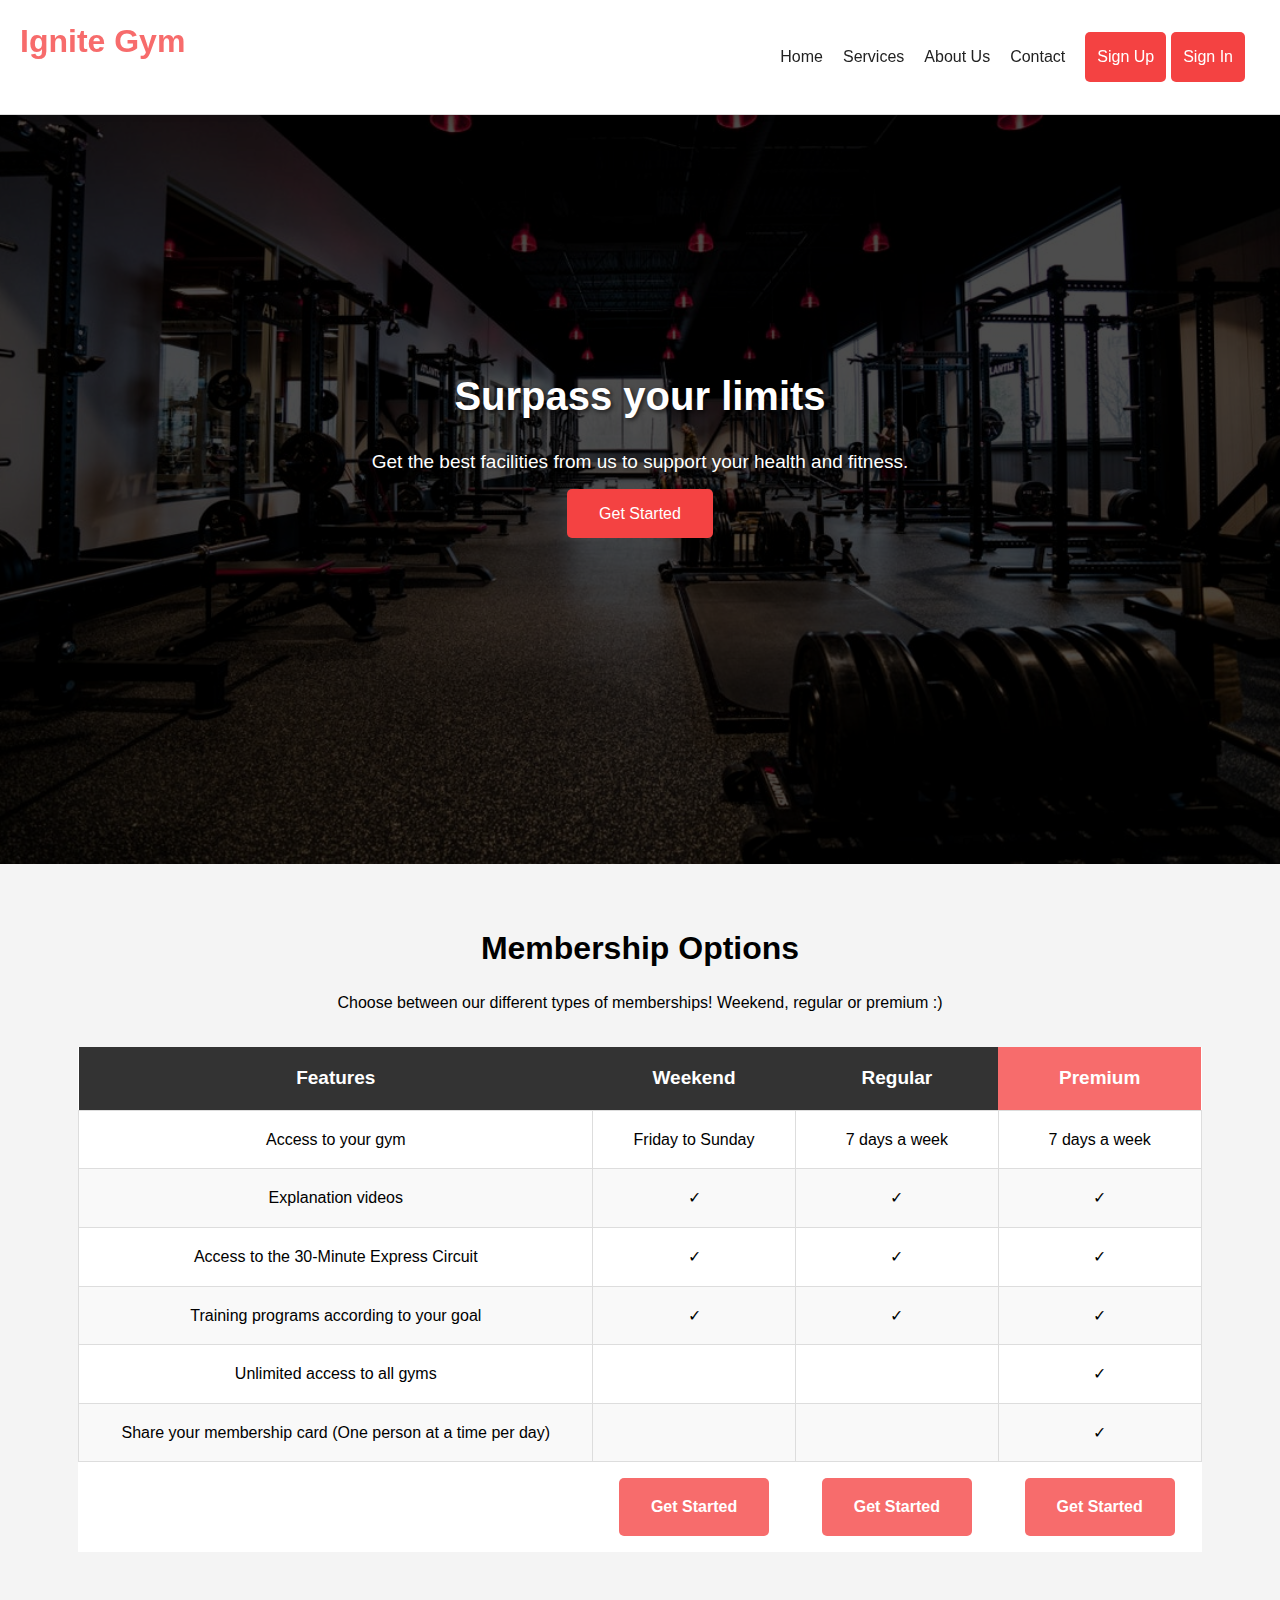
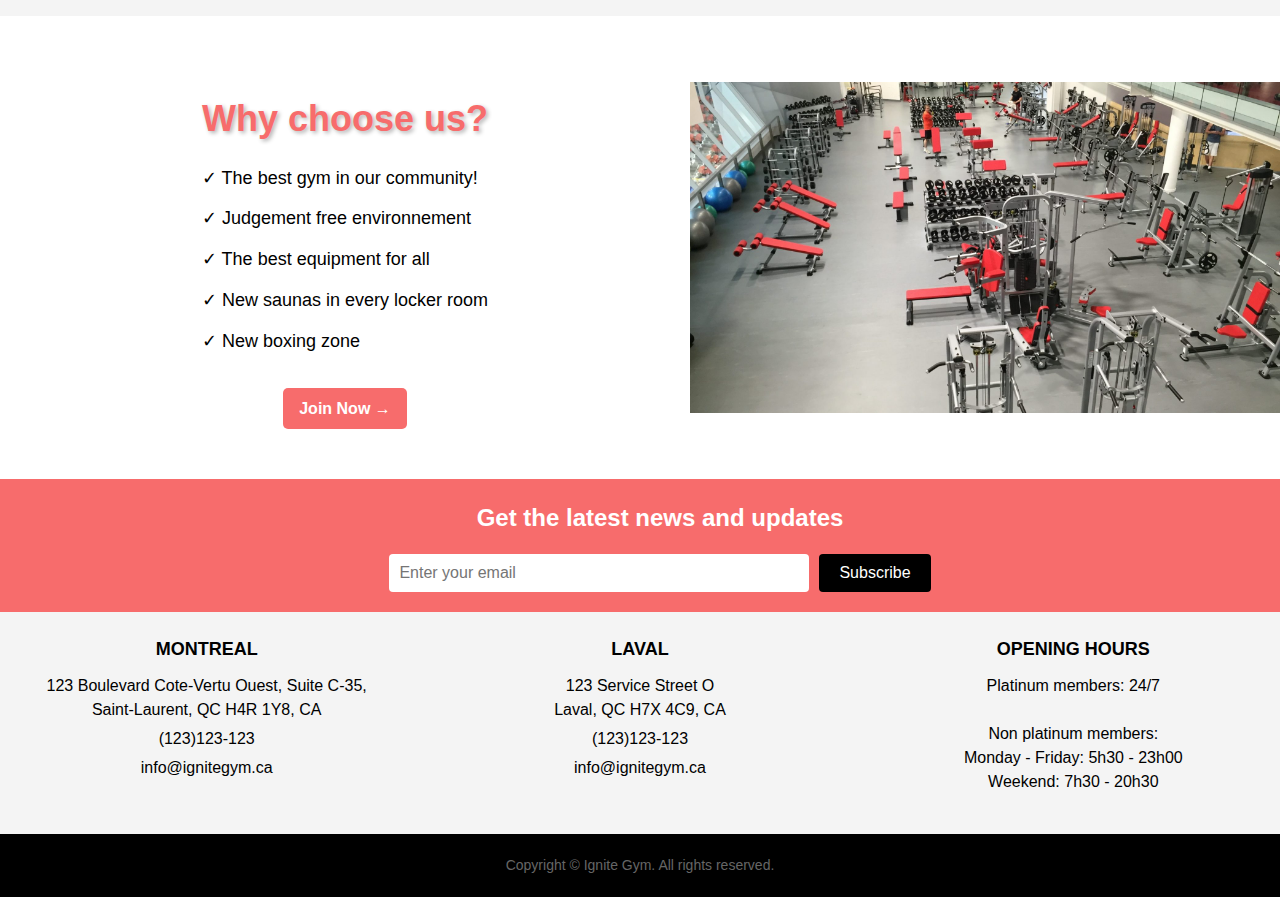
<file: index.html>
<!DOCTYPE html>
<html>
<head>
    <meta charset='utf-8'>
    <meta http-equiv='X-UA-Compatible' content='IE=edge'>
    <title>Home</title>
    <meta name='viewport' content='width=device-width, initial-scale=1'>
    <link rel='stylesheet' type='text/css' media='screen' href='styles.css'>
</head>

<body>
    <header>
        <nav>
            <a href="index.html" id="logo">Ignite Gym</a>
            <ul class="nav-links">
                <li><a href="index.html">Home</a></li>
                <li><a href="services.html">Services</a></li>
                <li><a href="about.html">About Us</a></li>
                <li><a href="contact.html">Contact</a></li>
    
                <!-- User Info Section (Hidden by Default) -->
                <li id="user-info" style="display: none;"> 
                    <a href="account.html" id="user-name"></a> <!-- Name becomes a link to the account page -->
                    <button id="logout-btn" class="btn-logout">Logout</button>
                </li>
    
                <!-- Auth Links Section (Visible by Default) -->
                <li id="auth-links">
                    <a href="signup.html" class="btn-signup">Sign Up</a>
                    <a href="signin.html" class="btn-signin">Sign In</a>
                </li>
            </ul>
        </nav>
    </header>    

    <main>
        <!-- Hero Section -->
        <section id="hero" class="hero home-hero">
            <div class="hero-content">
                <h1>Surpass your limits</h1>
                <p>Get the best facilities from us to support your health and fitness.</p>
                <a href="signup.html" class="btn">Get Started</a> 
            </div>
        </section>

        <!-- Membership Options Section -->
        <section id="pricing" class="pricing">
            <h2>Membership Options</h2>
            <p>Choose between our different types of memberships! Weekend, regular or premium :)</p>
            <div class="pricing-table-container">
                <table class="pricing-table">
                    <thead>
                        <tr>
                            <th>Features</th>
                            <th>Weekend</th>
                            <th>Regular</th>
                            <th>Premium</th>
                        </tr>
                    </thead>
                    <tbody>
                        <tr>
                            <td>Access to your gym</td>
                            <td>Friday to Sunday</td>
                            <td>7 days a week</td>
                            <td>7 days a week</td>
                        </tr>
                        <tr>
                            <td>Explanation videos</td>
                            <td>&#10003;</td>
                            <td>&#10003;</td>
                            <td>&#10003;</td>
                        </tr>
                        <tr>
                            <td>Access to the 30-Minute Express Circuit</td>
                            <td>&#10003;</td>
                            <td>&#10003;</td>
                            <td>&#10003;</td>
                        </tr>
                        <tr>
                            <td>Training programs according to your goal</td>
                            <td>&#10003;</td>
                            <td>&#10003;</td>
                            <td>&#10003;</td>
                        </tr>
                        <tr>
                            <td>Unlimited access to all gyms</td>
                            <td></td>
                            <td></td>
                            <td>&#10003;</td>
                        </tr>
                        <tr>
                            <td>Share your membership card (One person at a time per day)</td>
                            <td></td>
                            <td></td>
                            <td>&#10003;</td>
                        </tr>
                    </tbody>
                    <tfoot>
                        <tr>
                            <td></td>
                            <td><a href="signup.html" class="btn">Get Started</a></td>
                            <td><a href="signup.html" class="btn">Get Started</a></td>
                            <td><a href="signup.html" class="btn">Get Started</a></td> 
                        </tr>
                    </tfoot>
                </table>
            </div>
        </section>

        <!-- Reasons section -->
        <section class="reasons-section">
            <div class="reasons-content">
                <h1>Why choose us?</h1>
                <ul>
                    <li>&#10003; The best gym in our community!</li>
                    <li>&#10003; Judgement free environnement</li>
                    <li>&#10003; The best equipment for all</li>
                    <li>&#10003; New saunas in every locker room</li>
                    <li>&#10003; New boxing zone</li>
                </ul>
                <a href="signup.html" class="btn-red">Join Now →</a>
            </div>
            <div class="reasons-image">
                <img src="images/02-GymPic.jpg" alt="Gym equipment">
            </div>
        </section>

        <!-- Subscribe section -->
        <section class="subscribe-section">
            <div class="subscribe-container">
                <h2>Get the latest news and updates</h2>
                <form class="subscribe-form" action="signup.html">
                    <input type="email" placeholder="Enter your email" required />
                    <button type="submit">Subscribe</button>
                </form>
            </div>
        </section>
    </main>

    <footer>
        <div class="footer-container">
            <div class="footer-column">
                <h4>MONTREAL</h4>
                <p>123 Boulevard Cote-Vertu Ouest, Suite C-35,<br> Saint-Laurent, QC H4R 1Y8, CA</p>
                <p>(123)123-123</p>
                <p>info@ignitegym.ca</p>
            </div>
            <div class="footer-column">
                <h4>LAVAL</h4>
                <p>123 Service Street O<br>Laval, QC H7X 4C9, CA</p>
                <p>(123)123-123</p>
                <p>info@ignitegym.ca</p>
            </div>
            <div class="footer-column">
                <h4>OPENING HOURS</h4>
                <p>Platinum members: 24/7<br><br>Non platinum members:<br>Monday - Friday: 5h30 - 23h00<br>Weekend: 7h30
                    - 20h30</p>
            </div>
        </div>
        <div class="footer-bottom">
            <p>Copyright © Ignite Gym. All rights reserved.</p>
        </div>
    </footer>
    <script src='script.js'></script>
</body>

</html>
</file>
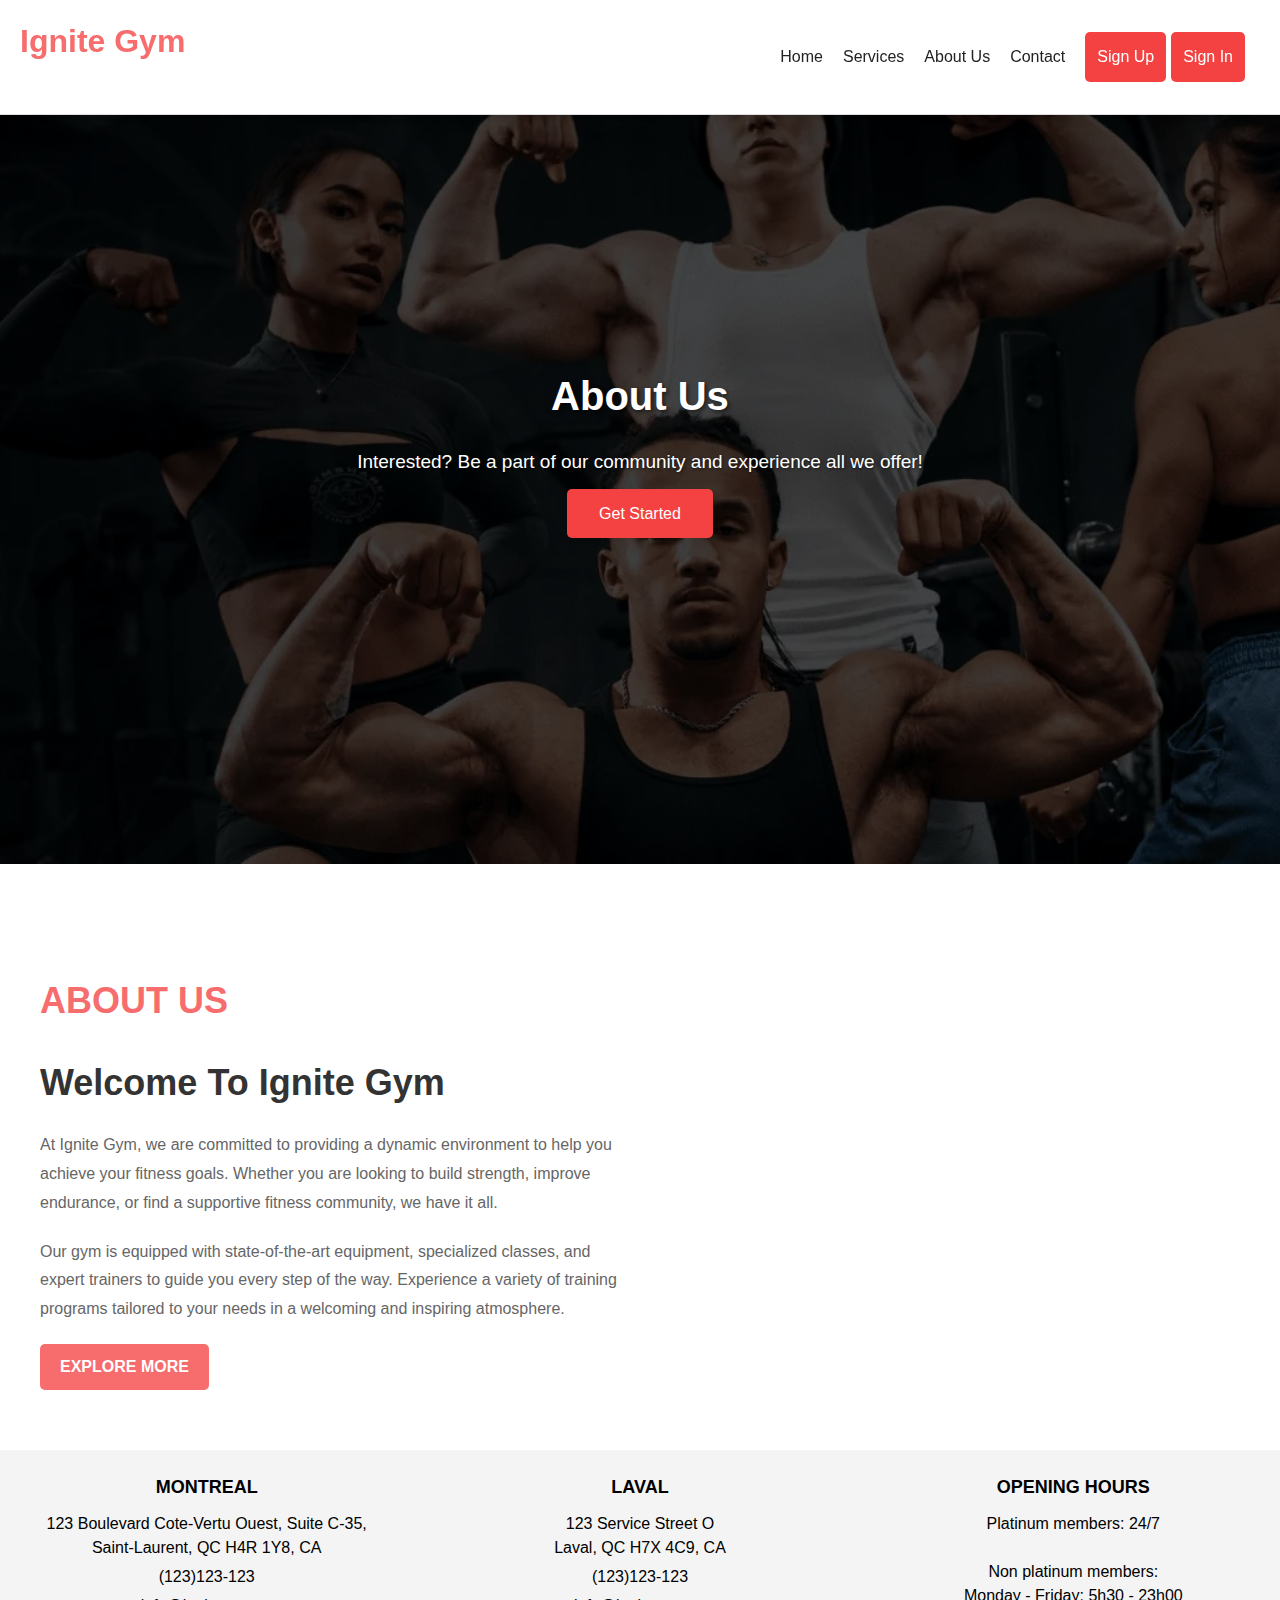
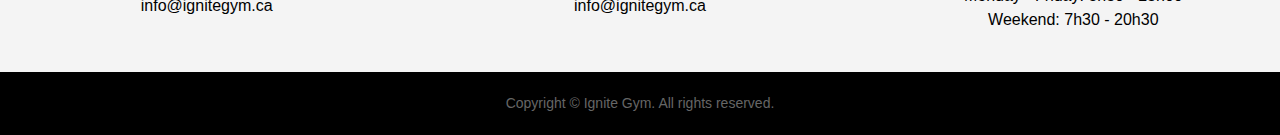
<file: about.html>
<!DOCTYPE html>
<html>

<head>
    <meta charset='utf-8'>
    <meta http-equiv='X-UA-Compatible' content='IE=edge'>
    <title>About Us</title>
    <meta name='viewport' content='width=device-width, initial-scale=1'>
    <link rel='stylesheet' type='text/css' media='screen' href='styles.css'>
</head>

<body>
    <header>
        <nav>
            <a href="index.html" id="logo">Ignite Gym</a>
            <ul class="nav-links">
                <li><a href="index.html">Home</a></li>
                <li><a href="services.html">Services</a></li>
                <li><a href="about.html">About Us</a></li>
                <li><a href="contact.html">Contact</a></li>
    
                <!-- User Info Section (Hidden by Default) -->
                <li id="user-info" style="display: none;"> 
                    <a href="account.html" id="user-name"></a> <!-- Name becomes a link to the account page -->
                    <button id="logout-btn" class="btn-logout">Logout</button>
                </li>
    
                <!-- Auth Links Section (Visible by Default) -->
                <li id="auth-links">
                    <a href="signup.html" class="btn-signup">Sign Up</a>
                    <a href="signin.html" class="btn-signin">Sign In</a>
                </li>
            </ul>
        </nav>
    </header>    

    <main>
        <!-- Hero Section -->
        <section id="about-hero" class="hero about-hero">
            <div class="hero-content">
                <h1>About Us</h1>
                <p>Interested? Be a part of our community and experience all we offer!</p>
                <a href="signup.html" class="btn">Get Started</a>
            </div>
        </section>

        <section class="about-us-section">
            <div class="about-content">
                <h4>ABOUT US</h4>
                <h1>Welcome To Ignite Gym</h1>
                <p>
                    At Ignite Gym, we are committed to providing a dynamic environment to help you achieve your fitness
                    goals. Whether you are looking to build strength, improve endurance, or find a supportive fitness
                    community, we have it all.
                </p>
                <p>
                    Our gym is equipped with state-of-the-art equipment, specialized classes, and expert trainers to
                    guide you every step of the way. Experience a variety of training programs tailored to your needs in
                    a welcoming and inspiring atmosphere.
                </p>
                <div class="about-footer">
                    <a href="services.html" class="btn-explore">EXPLORE MORE</a>
                </div>
            </div>
            <div class="about-video">
                <iframe
                    width="100%"
                    height="315"
                    src="https://www.youtube.com/embed/WcO-YheVxFQ"
                    title="YouTube video player"
                    frameborder="0"
                    allow="accelerometer; autoplay; clipboard-write; encrypted-media; gyroscope; picture-in-picture"
                    allowfullscreen>
                </iframe>
            </div>
        </section>
    </main>

    <footer>
        <div class="footer-container">
            <div class="footer-column">
                <h4>MONTREAL</h4>
                <p>123 Boulevard Cote-Vertu Ouest, Suite C-35,<br> Saint-Laurent, QC H4R 1Y8, CA</p>
                <p>(123)123-123</p>
                <p>info@ignitegym.ca</p>
            </div>
            <div class="footer-column">
                <h4>LAVAL</h4>
                <p>123 Service Street O<br>Laval, QC H7X 4C9, CA</p>
                <p>(123)123-123</p>
                <p>info@ignitegym.ca</p>
            </div>
            <div class="footer-column">
                <h4>OPENING HOURS</h4>
                <p>Platinum members: 24/7<br><br>Non platinum members:<br>Monday - Friday: 5h30 - 23h00<br>Weekend: 7h30
                    - 20h30</p>
            </div>
        </div>
        <div class="footer-bottom">
            <p>Copyright © Ignite Gym. All rights reserved.</p>
        </div>
    </footer>
    <script src='script.js'></script>
</body>

</html>
</file>
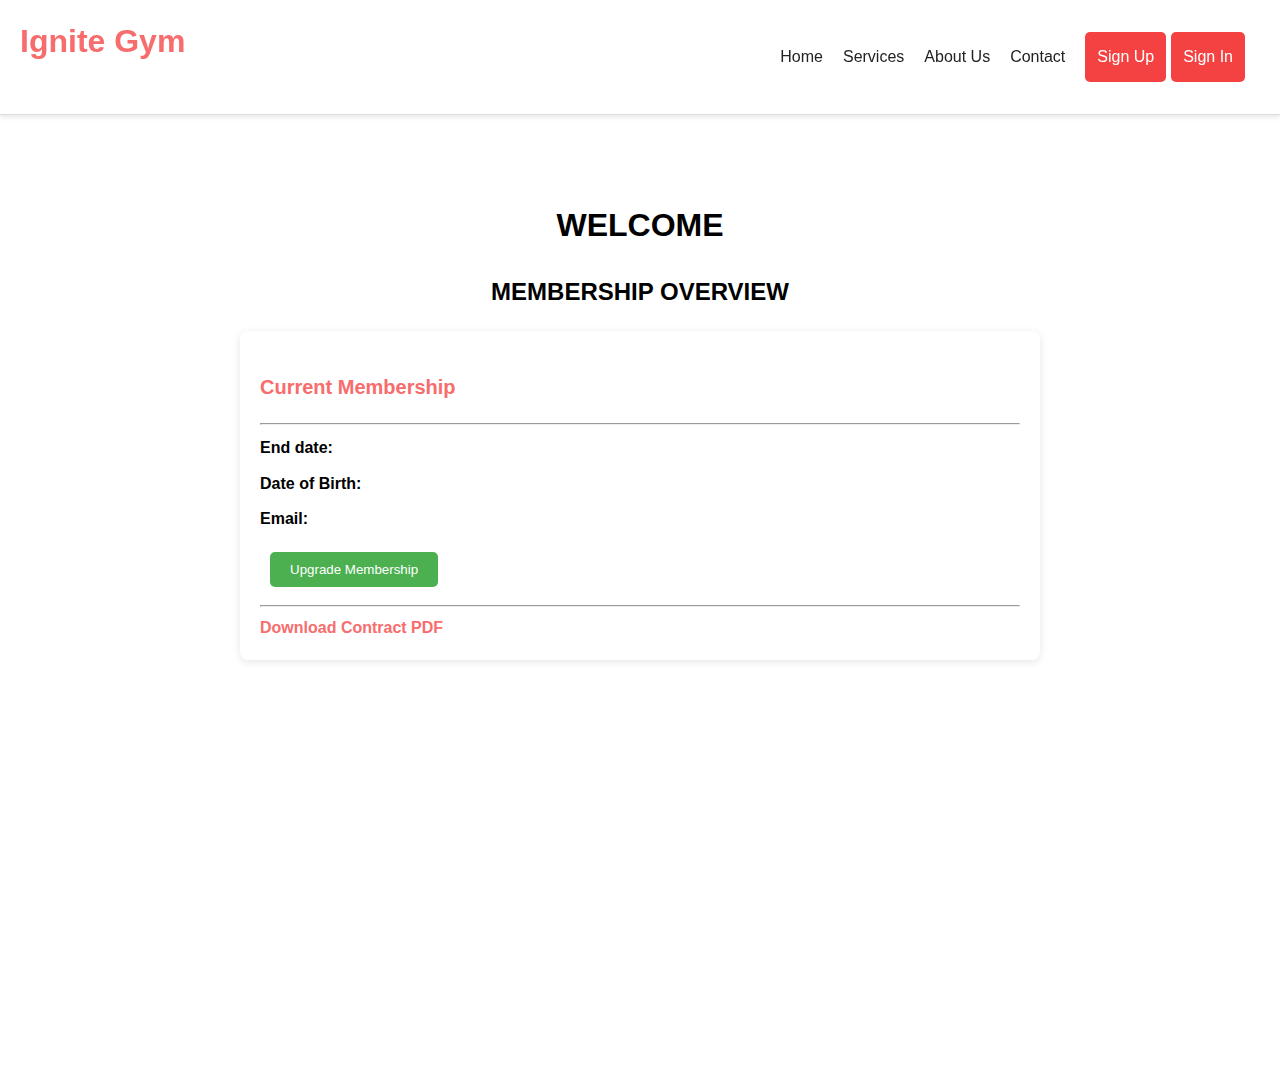
<file: account.html>
<!DOCTYPE html>
<html lang="en">
<head>
    <meta charset="UTF-8">
    <meta name="viewport" content="width=device-width, initial-scale=1.0">
    <title>Account Overview</title>
    <link rel="stylesheet" href="styles.css">
</head>
<body>
    <header>
        <nav>
            <a href="index.html" id="logo">Ignite Gym</a>
            <ul class="nav-links">
                <li><a href="index.html">Home</a></li>
                <li><a href="services.html">Services</a></li>
                <li><a href="about.html">About Us</a></li>
                <li><a href="contact.html">Contact</a></li>
    
                <!-- User Info Section (Hidden by Default) -->
                <li id="user-info" style="display: none;"> 
                    <a href="account.html" id="user-name"></a> <!-- Name becomes a link to the account page -->
                    <button id="logout-btn" class="btn-logout">Logout</button>
                </li>
    
                <!-- Auth Links Section (Visible by Default) -->
                <li id="auth-links">
                    <a href="signup.html" class="btn-signup">Sign Up</a>
                    <a href="signin.html" class="btn-signin">Sign In</a>
                </li>
            </ul>
        </nav>
    </header>    

    <main class="account-main">
        <section class="account-section">
            <h1>WELCOME <span id="account-name"></span></h1>
            <h2>MEMBERSHIP OVERVIEW</h2>
            <div class="membership-card">
                <h3>Current Membership</h3>
                <p id="membership-type"></p>
                <hr>
                <p><strong>End date:</strong> <span id="membership-end-date"></span></p>
                <p><strong>Date of Birth:</strong> <span id="date-of-birth"></span></p>
                <p><strong>Email:</strong> <span id="user-email"></span></p>
                <button class="btn-upgrade">Upgrade Membership</button>
                <hr>
                <a href="#" class="download-link">Download Contract PDF</a>
            </div>
        </section>
    </main>
    <script src="script.js"></script>
</body>
</html>
</file>
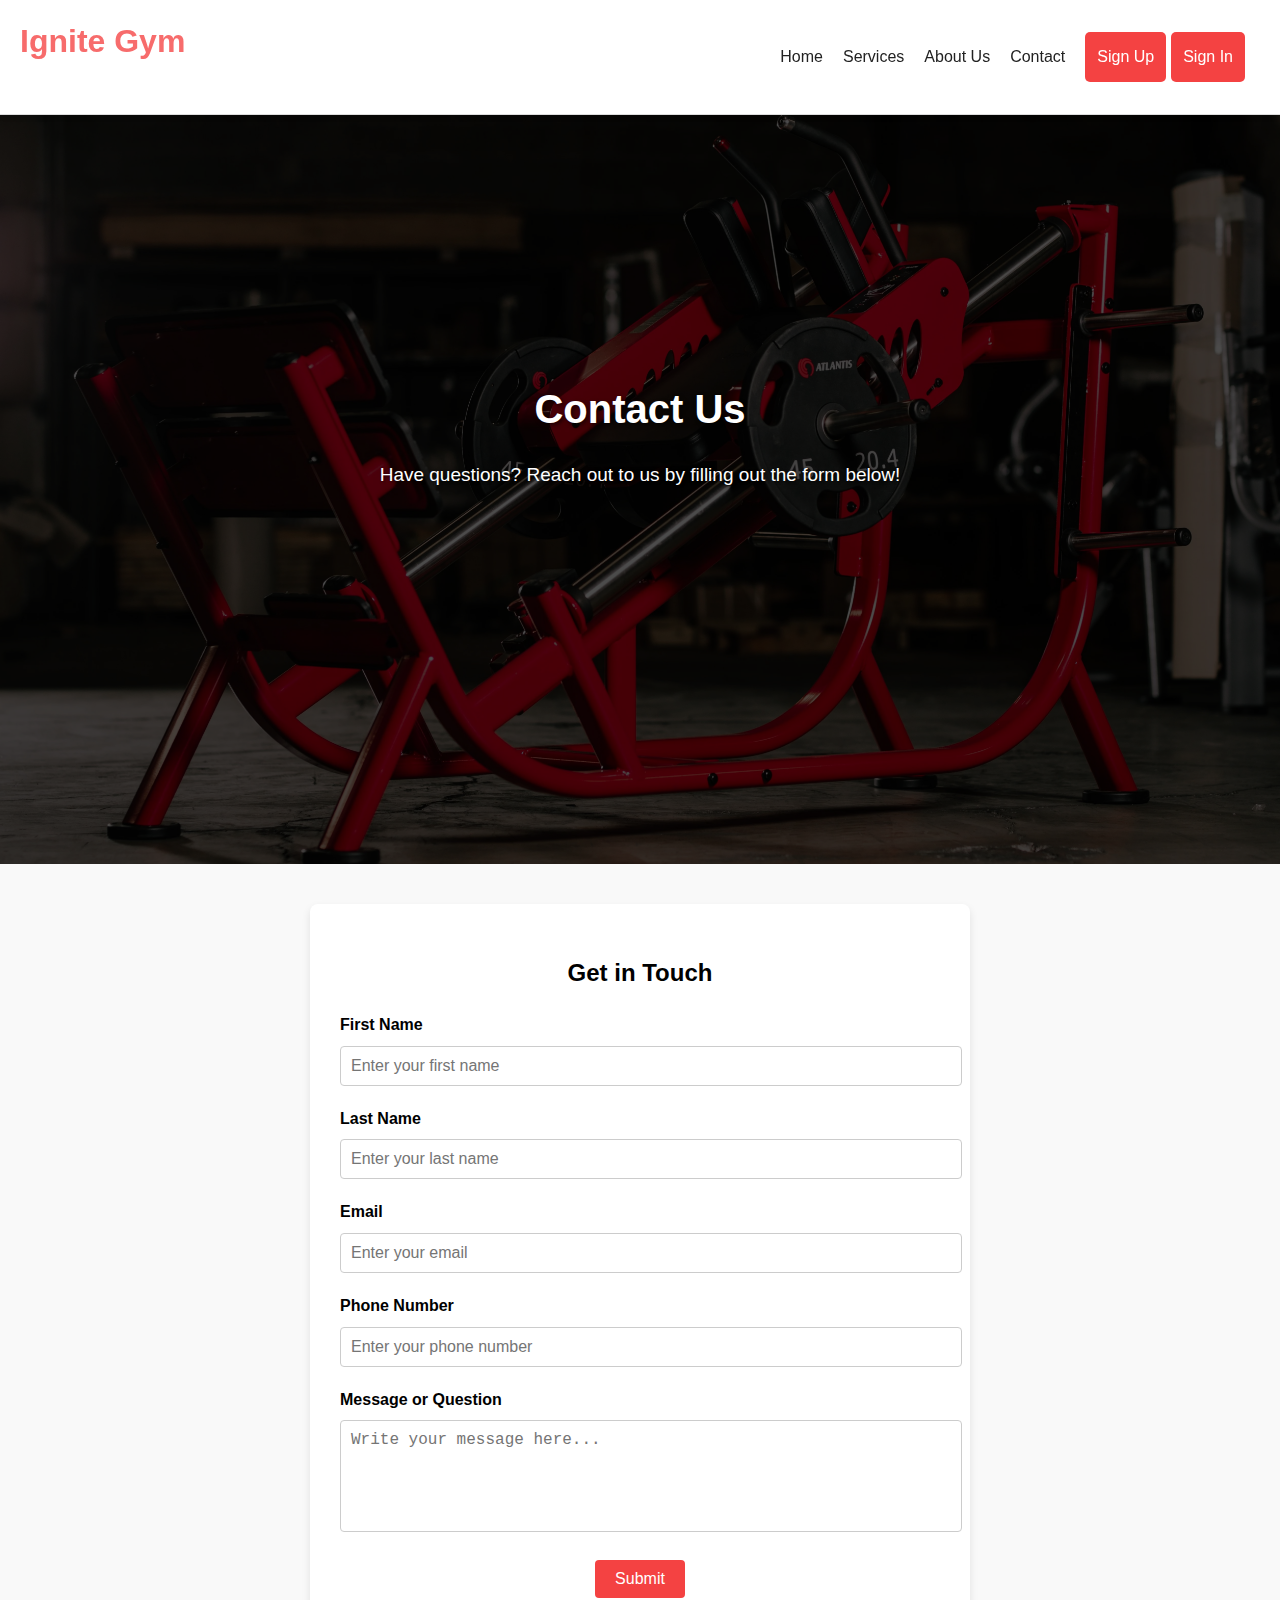
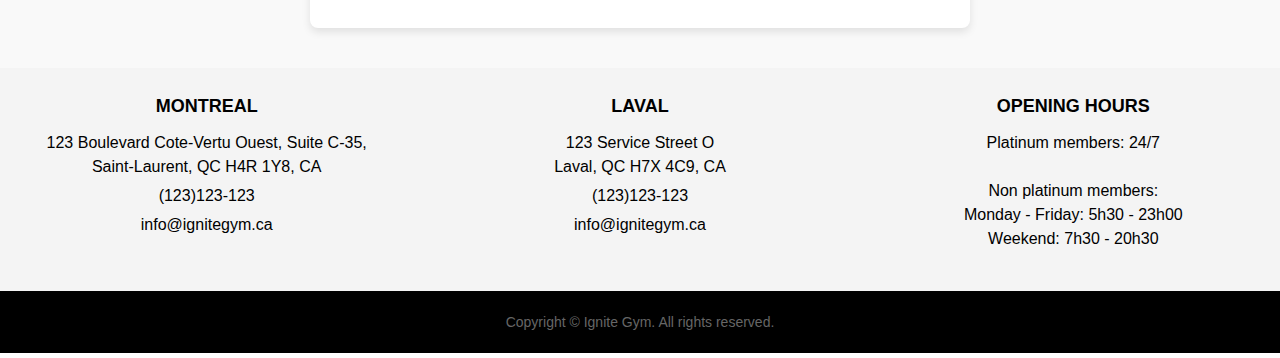
<file: contact.html>
<!DOCTYPE html>
<html>

<head>
    <meta charset='utf-8'>
    <meta http-equiv='X-UA-Compatible' content='IE=edge'>
    <title>Contact Us</title>
    <meta name='viewport' content='width=device-width, initial-scale=1'>
    <link rel='stylesheet' type='text/css' media='screen' href='styles.css'>
</head>

<body>
    <header>
        <nav>
            <a href="index.html" id="logo">Ignite Gym</a>
            <ul class="nav-links">
                <li><a href="index.html">Home</a></li>
                <li><a href="services.html">Services</a></li>
                <li><a href="about.html">About Us</a></li>
                <li><a href="contact.html">Contact</a></li>
    
                <!-- User Info Section (Hidden by Default) -->
                <li id="user-info" style="display: none;"> 
                    <a href="account.html" id="user-name"></a> <!-- Name becomes a link to the account page -->
                    <button id="logout-btn" class="btn-logout">Logout</button>
                </li>
    
                <!-- Auth Links Section (Visible by Default) -->
                <li id="auth-links">
                    <a href="signup.html" class="btn-signup">Sign Up</a>
                    <a href="signin.html" class="btn-signin">Sign In</a>
                </li>
            </ul>
        </nav>
    </header>    

    <main>
        <!-- Hero Section -->
        <section id="contact-hero" class="hero contact-hero">
            <div class="hero-content">
                <h1>Contact Us</h1>
                <p>Have questions? Reach out to us by filling out the form below!</p>
            </div>
        </section>

        <!-- Contact Form Section -->
        <section id="contact-form-section" class="contact-form-section">
            <div class="form-container">
                <h2>Get in Touch</h2>
                <form>
                    <div class="form-group">
                        <label for="first-name">First Name</label>
                        <input type="text" id="first-name" name="first-name" placeholder="Enter your first name"
                            required>
                    </div>
                    <div class="form-group">
                        <label for="last-name">Last Name</label>
                        <input type="text" id="last-name" name="last-name" placeholder="Enter your last name" required>
                    </div>
                    <div class="form-group">
                        <label for="email">Email</label>
                        <input type="email" id="email" name="email" placeholder="Enter your email" required>
                    </div>
                    <div class="form-group">
                        <label for="phone">Phone Number</label>
                        <input type="tel" id="phone" name="phone" placeholder="Enter your phone number" required>
                    </div>
                    <div class="form-group">
                        <label for="message">Message or Question</label>
                        <textarea id="message" name="message" rows="5" placeholder="Write your message here..."
                            required></textarea>
                    </div>
                    <button type="button" class="submit-btn">Submit</button>
                </form>
            </div>
        </section>
    </main>

    <footer>
        <div class="footer-container">
            <div class="footer-column">
                <h4>MONTREAL</h4>
                <p>123 Boulevard Cote-Vertu Ouest, Suite C-35,<br> Saint-Laurent, QC H4R 1Y8, CA</p>
                <p>(123)123-123</p>
                <p>info@ignitegym.ca</p>
            </div>
            <div class="footer-column">
                <h4>LAVAL</h4>
                <p>123 Service Street O<br>Laval, QC H7X 4C9, CA</p>
                <p>(123)123-123</p>
                <p>info@ignitegym.ca</p>
            </div>
            <div class="footer-column">
                <h4>OPENING HOURS</h4>
                <p>Platinum members: 24/7<br><br>Non platinum members:<br>Monday - Friday: 5h30 - 23h00<br>Weekend: 7h30
                    - 20h30</p>
            </div>
        </div>
        <div class="footer-bottom">
            <p>Copyright © Ignite Gym. All rights reserved.</p>
        </div>
    </footer>
    <script src='script.js'></script>
</body>

</html>
</file>
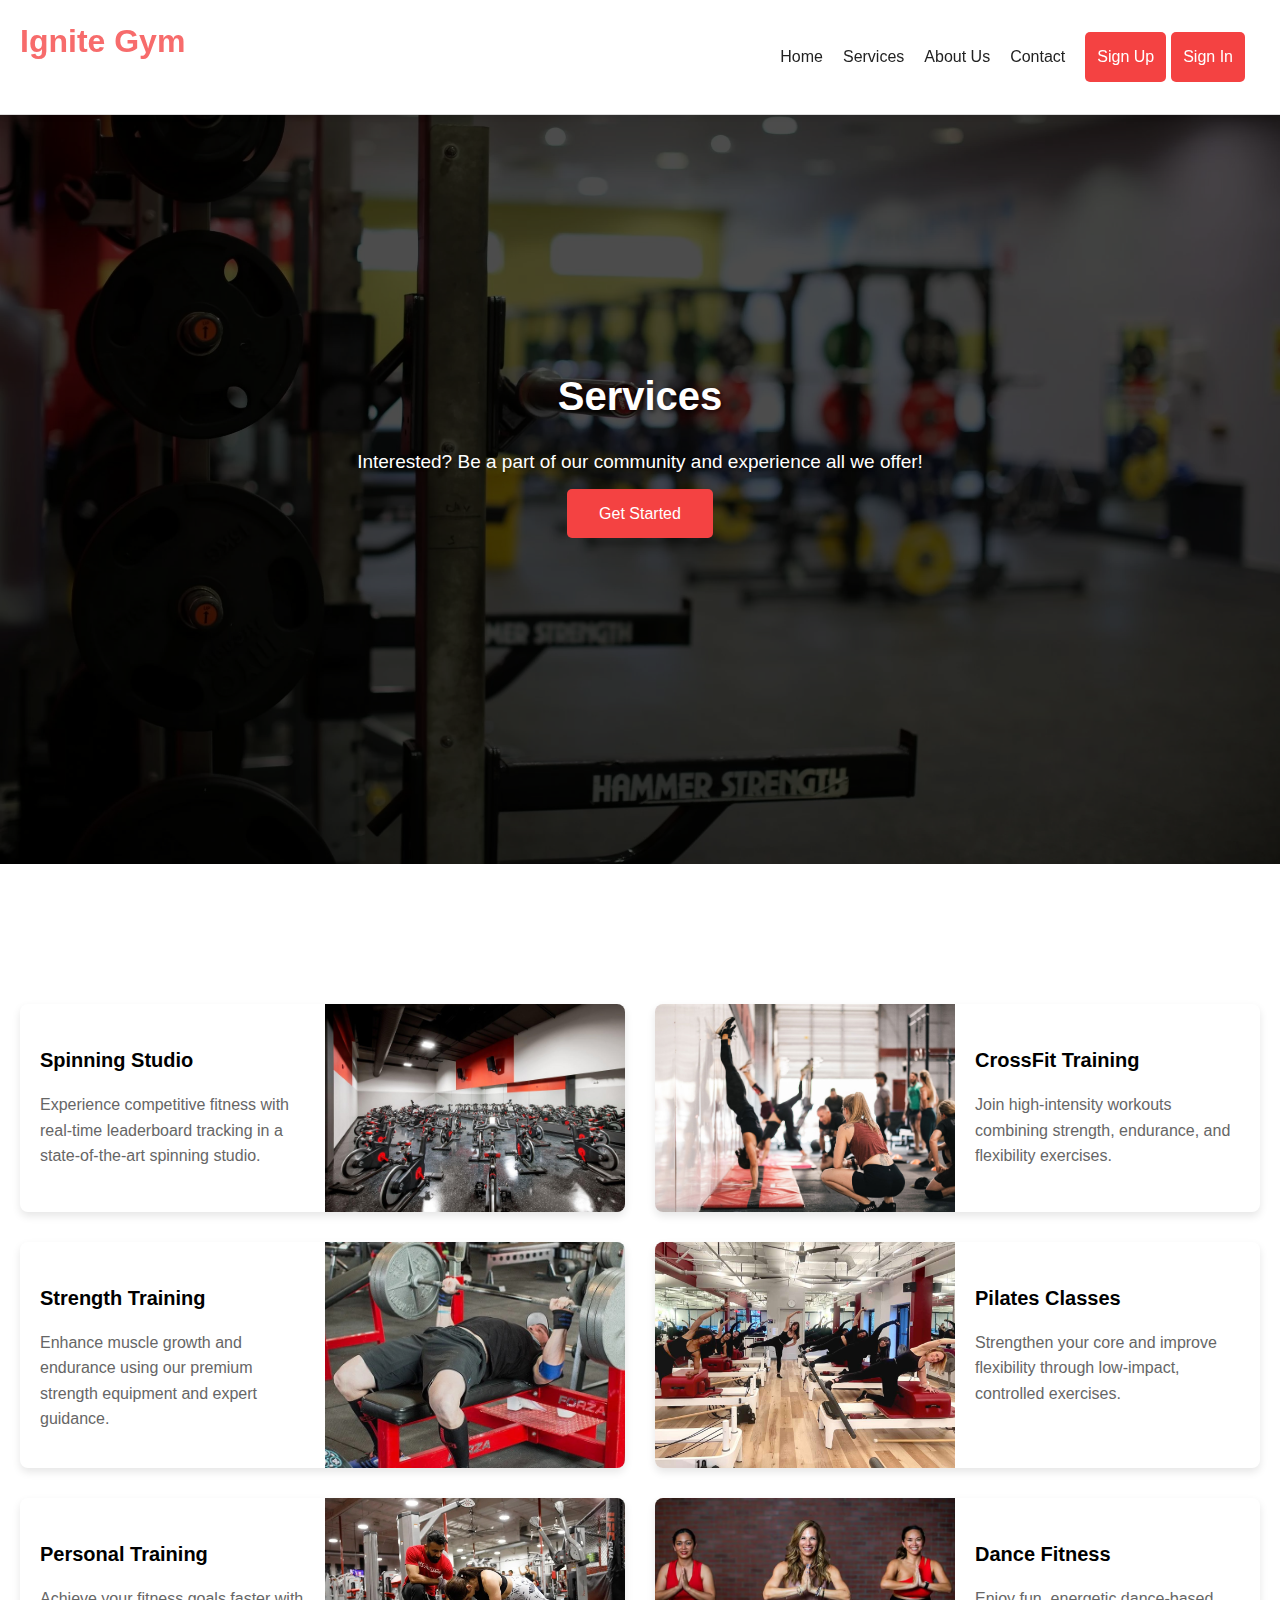
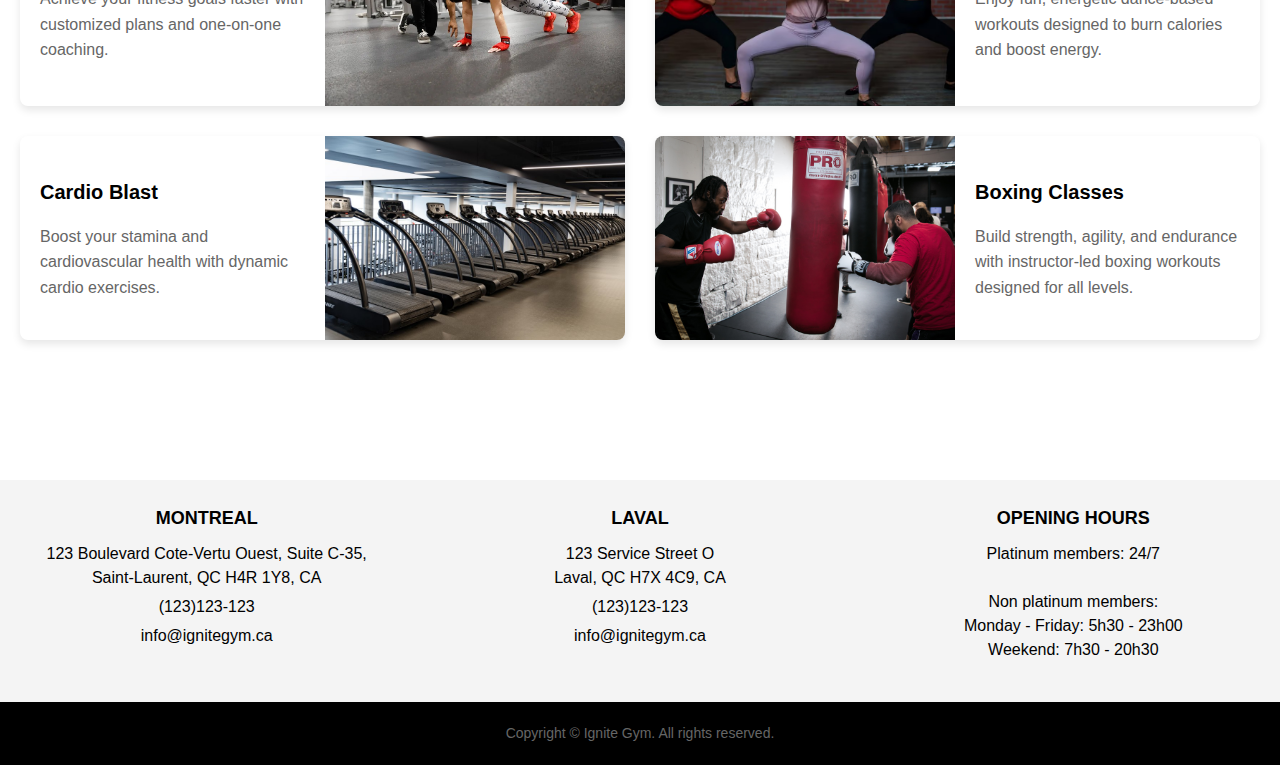
<file: services.html>
<!DOCTYPE html>
<html>

<head>
    <meta charset='utf-8'>
    <meta http-equiv='X-UA-Compatible' content='IE=edge'>
    <title>Services</title>
    <meta name='viewport' content='width=device-width, initial-scale=1'>
    <link rel='stylesheet' type='text/css' media='screen' href='styles.css'>
</head>

<body>
    <header>
        <nav>
            <a href="index.html" id="logo">Ignite Gym</a>
            <ul class="nav-links">
                <li><a href="index.html">Home</a></li>
                <li><a href="services.html">Services</a></li>
                <li><a href="about.html">About Us</a></li>
                <li><a href="contact.html">Contact</a></li>
    
                <!-- User Info Section (Hidden by Default) -->
                <li id="user-info" style="display: none;"> 
                    <a href="account.html" id="user-name"></a> <!-- Name becomes a link to the account page -->
                    <button id="logout-btn" class="btn-logout">Logout</button>
                </li>
    
                <!-- Auth Links Section (Visible by Default) -->
                <li id="auth-links">
                    <a href="signup.html" class="btn-signup">Sign Up</a>
                    <a href="signin.html" class="btn-signin">Sign In</a>
                </li>
            </ul>
        </nav>
    </header>     

    <main>
        <!-- Hero Section -->
        <section id="services-hero" class="hero services-hero">
            <div class="hero-content">
                <h1>Services</h1>
                <p>Interested? Be a part of our community and experience all we offer!</p>
                <a href="signup.html" class="btn">Get Started</a>
            </div>
        </section>

        <!-- Services section -->
        <section class="services-section">
            <!-- First Row -->
            <div class="service-card">
                <div class="service-content">
                    <h3>Spinning Studio</h3>
                    <p>Experience competitive fitness with real-time leaderboard tracking in a state-of-the-art spinning
                        studio.</p>
                </div>
                <div class="service-image">
                    <img src="images/06-GymPic.jpg" alt="Spinning Studio">
                </div>
            </div>

            <div class="service-card">
                <div class="service-image">
                    <img src="images/07-GymPic.jpg" alt="CrossFit Training">
                </div>
                <div class="service-content">
                    <h3>CrossFit Training</h3>
                    <p>Join high-intensity workouts combining strength, endurance, and flexibility exercises.</p>
                </div>
            </div>

            <!-- Second Row -->
            <div class="service-card">
                <div class="service-content">
                    <h3>Strength Training</h3>
                    <p>Enhance muscle growth and endurance using our premium strength equipment and expert guidance.</p>
                </div>
                <div class="service-image">
                    <img src="images/05-GymPic.jpg" alt="Strength Training">
                </div>
            </div>
            <div class="service-card">
                <div class="service-image">
                    <img src="images/08-GymPic.jpg" alt="Pilates Classes">
                </div>
                <div class="service-content">
                    <h3>Pilates Classes</h3>
                    <p>Strengthen your core and improve flexibility through low-impact, controlled exercises.</p>
                </div>
            </div>

            <!-- Third Row -->
            <div class="service-card">
                <div class="service-content">
                    <h3>Personal Training</h3>
                    <p>Achieve your fitness goals faster with customized plans and one-on-one coaching.</p>
                </div>
                <div class="service-image">
                    <img src="images/09-GymPic.jpg" alt="Personal Training">
                </div>
            </div>
            <div class="service-card">
                <div class="service-image">
                    <img src="images/10-GymPic.jpg" alt="Dance Fitness">
                </div>
                <div class="service-content">
                    <h3>Dance Fitness</h3>
                    <p>Enjoy fun, energetic dance-based workouts designed to burn calories and boost energy.</p>
                </div>
            </div>

            <!-- Fourth Row -->
            <div class="service-card">
                <div class="service-content">
                    <h3>Cardio Blast</h3>
                    <p>Boost your stamina and cardiovascular health with dynamic cardio exercises.</p>
                </div>
                <div class="service-image">
                    <img src="images/11-GymPic.jpg" alt="Cardio Blast">
                </div>
            </div>
            <div class="service-card">
                <div class="service-image">
                    <img src="images/12-GymPic.jpg" alt="Boxing Classes">
                </div>
                <div class="service-content">
                    <h3>Boxing Classes</h3>
                    <p>Build strength, agility, and endurance with instructor-led boxing workouts designed for all
                        levels.</p>
                </div>
            </div>
        </section>
    </main>

    <footer>
        <div class="footer-container">
            <div class="footer-column">
                <h4>MONTREAL</h4>
                <p>123 Boulevard Cote-Vertu Ouest, Suite C-35,<br> Saint-Laurent, QC H4R 1Y8, CA</p>
                <p>(123)123-123</p>
                <p>info@ignitegym.ca</p>
            </div>
            <div class="footer-column">
                <h4>LAVAL</h4>
                <p>123 Service Street O<br>Laval, QC H7X 4C9, CA</p>
                <p>(123)123-123</p>
                <p>info@ignitegym.ca</p>
            </div>
            <div class="footer-column">
                <h4>OPENING HOURS</h4>
                <p>Platinum members: 24/7<br><br>Non platinum members:<br>Monday - Friday: 5h30 - 23h00<br>Weekend: 7h30
                    - 20h30</p>
            </div>
        </div>
        <div class="footer-bottom">
            <p>Copyright © Ignite Gym. All rights reserved.</p>
        </div>
    </footer>
    <script src='script.js'></script>
</body>

</html>
</file>
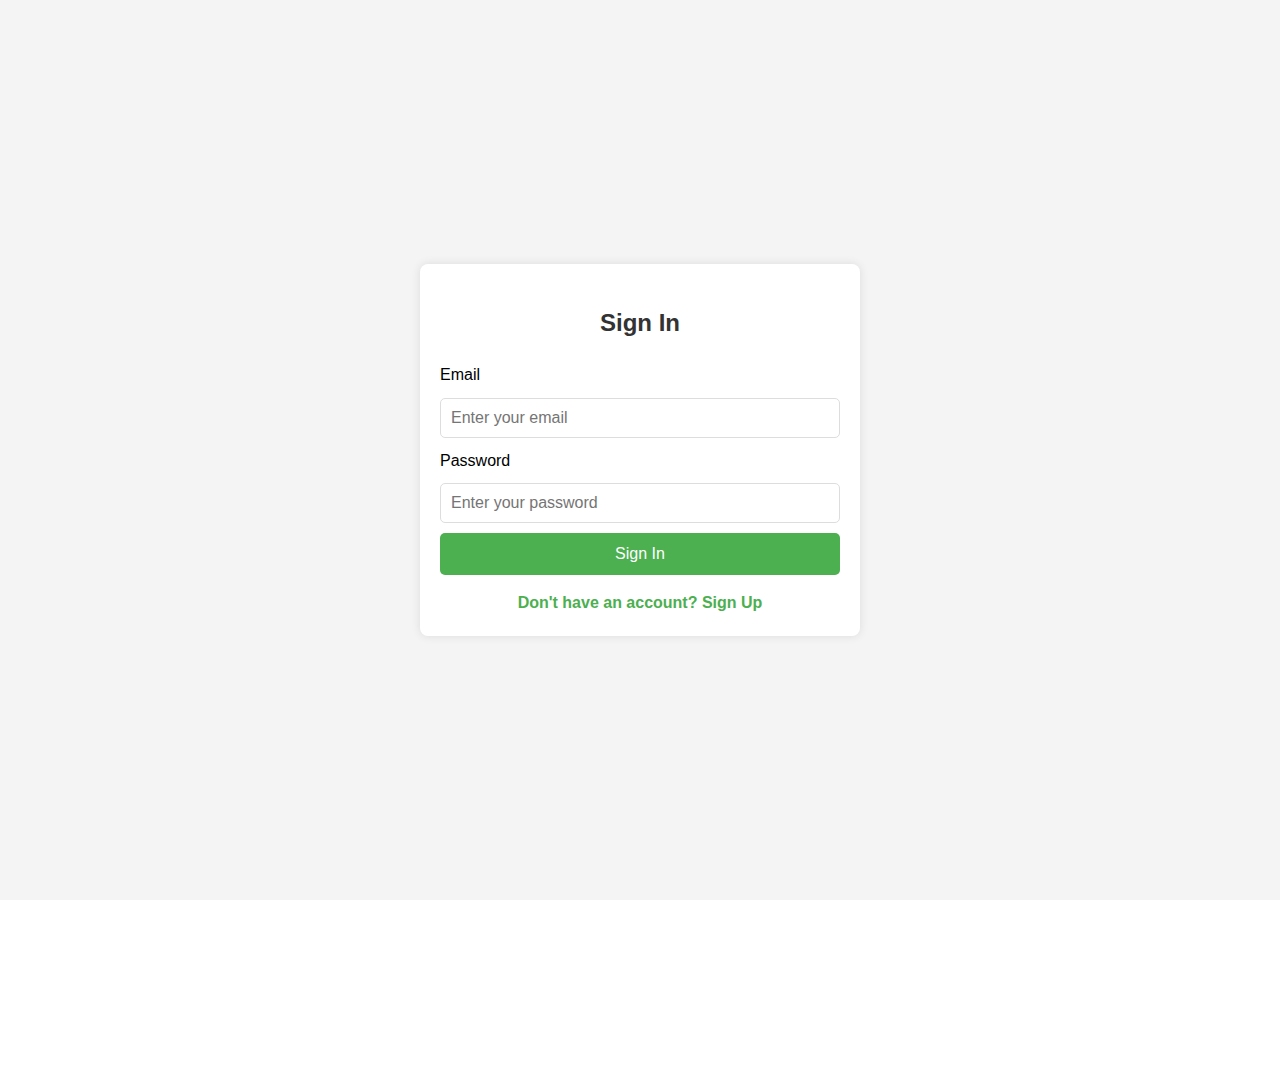
<file: signin.html>
<!DOCTYPE html>
<html lang="en">
<head>
    <meta charset="utf-8">
    <meta http-equiv="X-UA-Compatible" content="IE=edge">
    <title>Sign In</title>
    <meta name="viewport" content="width=device-width, initial-scale=1">
    <link rel="stylesheet" type="text/css" media="screen" href="styles.css">
</head>
<body>
    <div class="signin-container">
        <form id="signInForm">
            <h2>Sign In</h2>

            <label for="email">Email</label>
            <input type="email" id="email" placeholder="Enter your email" required />

            <label for="password">Password</label>
            <input type="password" id="password" placeholder="Enter your password" required minlength="8" />

            <button type="submit">Sign In</button>

            <a href="signup.html">Don't have an account? Sign Up</a>
        </form>
    </div>
    <script src="script.js"></script>
</body>
</html>
</file>
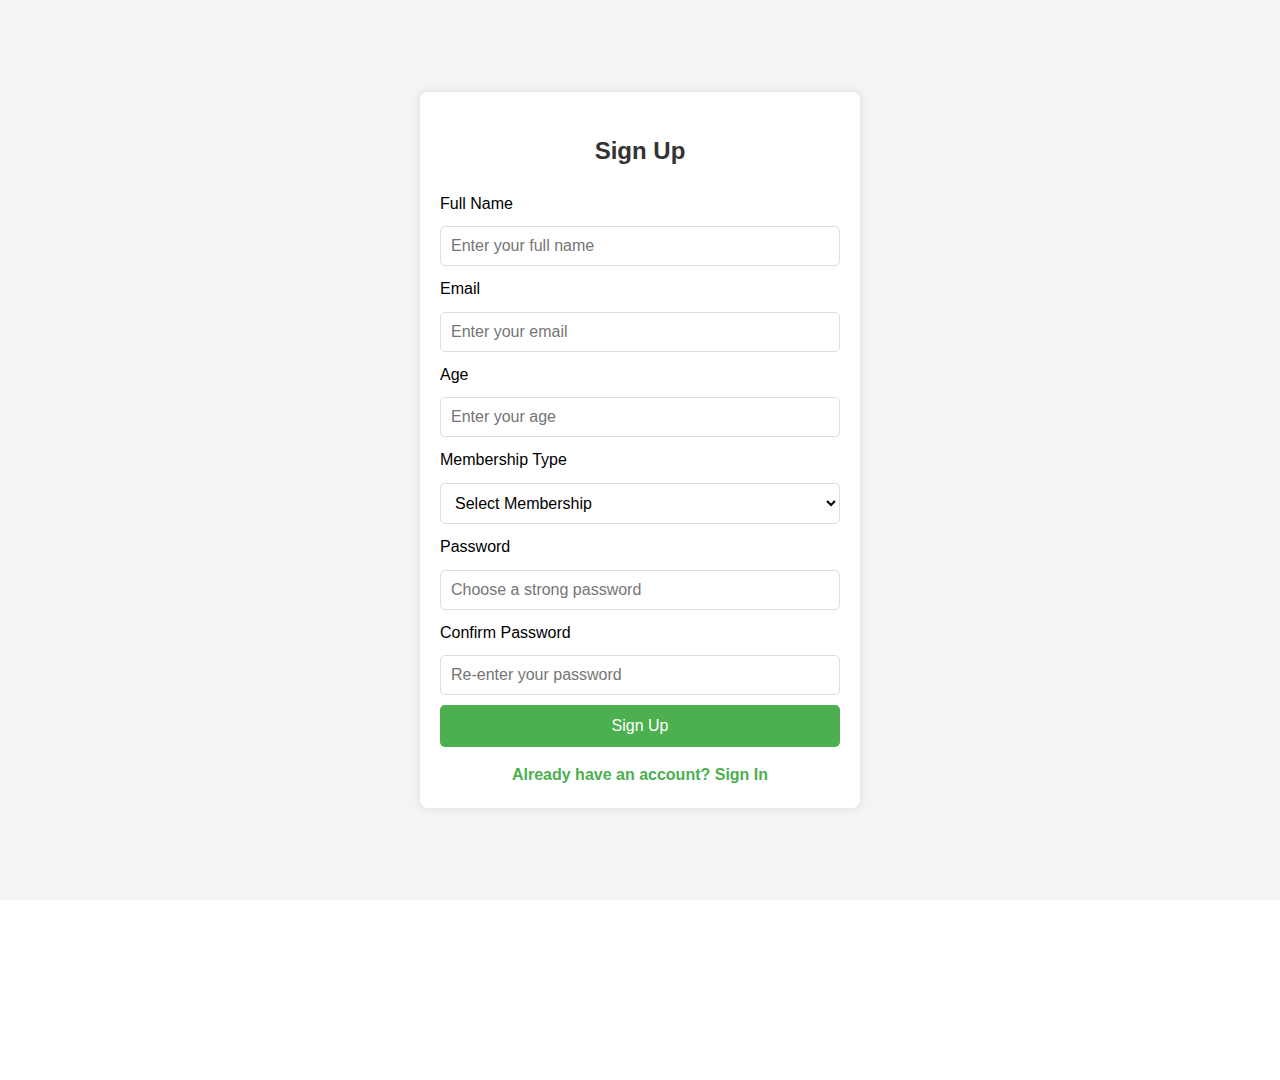
<file: signup.html>
<!DOCTYPE html>
<html lang="en">
<head>
    <meta charset="utf-8">
    <meta http-equiv="X-UA-Compatible" content="IE=edge">
    <title>Sign Up</title>
    <meta name="viewport" content="width=device-width, initial-scale=1">
    <link rel="stylesheet" type="text/css" media="screen" href="styles.css">
</head>
<body>
    <div class="signup-container">
        <form id="signUpForm">
            <h2>Sign Up</h2>

            <label for="name">Full Name</label>
            <input type="text" id="name" placeholder="Enter your full name" required />

            <label for="email">Email</label>
            <input type="email" id="email" placeholder="Enter your email" required />

            <label for="age">Age</label>
            <input type="number" id="age" placeholder="Enter your age" required min="0" />

            <label for="membership">Membership Type</label>
            <select id="membership" required>
                <option value="">Select Membership</option>
                <option value="weekend">Weekend</option>
                <option value="regular">Regular</option>
                <option value="premium">Premium</option>
            </select>

            <label for="password">Password</label>
            <input type="password" id="password" placeholder="Choose a strong password" required minlength="8" />

            <label for="confirmPassword">Confirm Password</label>
            <input type="password" id="confirmPassword" placeholder="Re-enter your password" required />

            <button type="submit">Sign Up</button>

            <a href="signin.html">Already have an account? Sign In</a>
        </form>
    </div>
    <script src="script.js"></script>
</body>
</html>
</file>
<file: styles.css>
/* General Styles */
body {
    font-family: Arial, sans-serif;
    margin: 0;
    padding: 0;
    box-sizing: border-box;
    line-height: 1.6;
    overflow-x: hidden; /* Disables horizontal scrolling */
    min-height: 1080px;
    display: flex;
    flex-direction: column;
}

/* Header Styles */
header {
    background: #fff;
    color: #222;
    padding: 16px 0;
    border-bottom: 1px solid #ddd;
    position: fixed;
    width: 100%; /* Ensure it spans the full width of the page */
    z-index: 1000; /* Ensure it stays above other elements */
    box-shadow: 0 2px 5px rgba(0, 0, 0, 0.1); /* Optional: Add shadow for better visibility */
}

header #logo {
    font-size: 32px;
    font-weight: bold;
    margin-left: 20px;
    color: #f76c6c;
    text-decoration: none;
}

header #logo:hover {
    color: #f44242;
}

header nav {
    display: flex;
    justify-content: space-between;
}

header .nav-links {
    list-style: none;
    display: flex;
    margin-right: 20px;
}

/* Align the Navigation Links */
header .nav-links li {
    display: flex;
    align-items: center; /* Ensure all nav items are vertically aligned */
    height: 100%; /* Match the header height */
    padding: 0 10px; /* Adjust spacing for consistency */
}

header .nav-links a:not(.btn-signup):not(.btn-signin) {
    text-decoration: none;
    color: #222;
}

/* Target only standard navigation links */
header .nav-links a:not(.btn-signup):not(.btn-signin):hover {
    color: #f76c6c;
    font-weight: 600;
}

header .btn-signup,
header .btn-signin {
    background: #f44242;
    color: #fff;
    padding: 12px 12px;
    border-radius: 5px;
    text-decoration: none;
    transition: all 0.3s ease;
    margin-right: 5px;
}

header .btn-signup:hover,
header .btn-signin:hover {
    background: #f76c6c;
}

#user-info {
    display: flex;
    align-items: center; 
    gap: 10px; 
    height: 100%; 
    padding: 0 15px; 
}

#user-name {
    font-size: 16px; 
    font-weight: normal;
    color: #222;
    line-height: 1.6; 
    padding: 0; 
    text-decoration: none; 
}

#user-name:hover {
    color: #f76c6c; 
    cursor: pointer;
}

/* Logout Button Styling */
.btn-logout {
    background: #f44242;
    color: #fff;
    padding: 8px 16px;
    border: none;
    border-radius: 5px;
    font-size: 16px; 
    cursor: pointer;
    line-height: 1.6; 
    transition: background-color 0.3s ease;
}

.btn-logout:hover {
    background: #f76c6c;
}

/* Hero Section */
.hero {
    background: url('images/01-GymPic.jpg') no-repeat center center/cover;
    position: relative; /* Allows to add an overlay */
    color: #fff;
    min-height: 864px;
    display: flex;
    justify-content: center;
    align-items: center;
    text-align: center;
}

/* Dark Overlay */
.hero::before {
    content: '';
    position: absolute;
    width: 100%;
    height: 100%;
    background: rgba(0, 0, 0, 0.7);
}

.hero h1,
.hero p,
.hero .btn {
    position: relative;
}

.hero h1 {
    font-size: 40px;
    font-weight: bold;
    margin-bottom: 16px;
    text-shadow: 2px 2px 4px rgba(0, 0, 0, 0.6);
}

.hero p {
    font-size: 19px;
    margin-bottom: 24px;
    text-shadow: 1px 1px 3px rgba(0, 0, 0, 0.6); /* Adds subtle shadow for readability */
}

.hero .btn {
    background: #f44242;
    padding: 16px 32px;
    border-radius: 5px;
    color: #fff;
    text-decoration: none;
}

.hero .btn:hover {
    background: #f76c6c;
}

/* Specific Hero Backgrounds */
.home-hero {
    background: url('images/01-GymPic.jpg') no-repeat center center/cover;
}

.services-hero {
    background: url('images/04-GymPic.jpg') no-repeat center center/cover;
}

.about-hero {
    background: url('images/15-GymPic.jpg') no-repeat center center/cover;
}

.contact-hero {
    background: url('images/14-GymPic.jpg') no-repeat center center/cover;
}

/* Pricing Section */
.pricing {
    padding: 32px 16px;
    background: #f4f4f4;
    text-align: center;
}

.pricing h2 {
    font-size: 32px;
    margin-bottom: 16px;
}

/* Pricing Table Container */
.pricing-table-container {
    overflow-x: auto; /* Ensures table is scrollable on small screens */
    margin: 32px auto;
    max-width: 90%;
}

/* Table Styles */
.pricing-table {
    width: 100%;
    border-collapse: collapse;
    background: #fff;
}

.pricing-table tbody td {
    padding: 16px;
    border: 1px solid #ddd;
    font-size: 16px;
}

.pricing-table tbody tr:nth-child(even) {
    background: #f9f9f9; /* Alternating row background */
}

.pricing-table tfoot td {
    padding: 16px;
}

.pricing-table tfoot a.btn {
    display: inline-block;
    background: #f76c6c;
    color: #fff;
    padding: 16px 32px;
    border-radius: 5px;
    text-decoration: none;
    font-weight: bold;
    transition: all 0.3s ease;
}

.pricing-table tfoot a.btn:hover {
    background: #f44242;
}

/* Table Header Background Colors */
.pricing-table thead th {
    background: #333; /* Dark background for all headers */
    color: #fff;
    padding: 16px;
    font-size: 19px;
}

/* Premium Column Styling */
.pricing-table thead th:nth-child(4) {
    background: #f76c6c; /* Red background for 'Premium' */
    color: #fff;
}

/* Reasons section */
.reasons-section {
    display: flex;
    align-items: center;
}

.reasons-content {
    width: 50%; /* Left side occupies half the width */
    padding: 50px;
    display: flex;
    flex-direction: column;
    align-items: center; /* Centers all content horizontally */
}

.reasons-content h1 {
    font-size: 36px;
    color: #f76c6c;
    margin-bottom: 16px;
    text-shadow: 2px 2px 4px rgba(0, 0, 0, 0.3); /* Add slight shadow for better visibility */
}

.reasons-content ul {
    margin: 0;
    padding: 0;
}

.reasons-content ul li {
    font-size: 18px; 
    margin-bottom: 12px; 
    color: #000; 
    display: flex;
    align-items: center; 
}

.reasons-content .btn-red {
    background: #f76c6c;
    color: #fff;
    padding: 8px 16px;
    border-radius: 5px;
    text-decoration: none;
    font-weight: bold;
    transition: 0.3s ease, transform 0.3s ease;
    margin-top: 20px;
}

.reasons-content .btn-red:hover {
    background: #f44242;
    transform: scale(1.05);
}

.reasons-image {
    width: 50%; /* Right side occupies half the width */
    height: 100%; /* Stretch the image to fill the container */
    display: flex;
}

.reasons-image img {
    width: 100%; /* Ensure the image fills its container */
    height: 100%; 
}

/* Subscribe section */
.subscribe-section {
    background-color: #f76c6c;
    color: #fff;
    text-align: center;
    padding: 20px;
    width: 100%; /* Make the section span the entire width */
}

.subscribe-container {
    max-width: 1200px;
    margin: 0 auto; /* Center the content inside the section */
}

.subscribe-container h2 {
    font-size: 24px;
    margin-bottom: 16px;
    font-weight: bold;
    margin-top: 0;
}

.subscribe-form {
    display: flex;
    justify-content: center;
    align-items: center;
    gap: 10px; /* Add spacing between input and button */
}

.subscribe-form input {
    padding: 10px;
    border: none;
    border-radius: 4px;
    font-size: 16px;
    flex: 1; /* Allow input to grow */
    max-width: 400px;
}

.subscribe-form button {
    background-color: #000;
    color: #fff;
    padding: 10px 20px;
    border: none;
    border-radius: 4px;
    font-size: 16px;
    cursor: pointer;
    transition: 0.3s;
}

.subscribe-form button:hover {
    background-color: #333; /* Darker black on hover */
}

/* Services page */
.services-section {
    display: grid;
    gap: 30px;
    max-width: 1350px;
    margin: 0 auto;
    margin-top: 100px;
    margin-bottom: 100px;
    padding: 40px 20px;
}

.service-card {
    display: flex;
    border-radius: 8px;
    box-shadow: 0 4px 8px rgba(0, 0, 0, 0.1);
    overflow: hidden;
}

.service-image img {
    width: 100%;
    height: auto;
}

.service-content {
    padding: 20px;
}

.service-content h3 {
    font-size: 20px;
    margin-bottom: 10px;
}

.service-content p {
    color: #666;
}

/* Responsive Design */
@media (min-width: 768px) {
    .services-section {
        grid-template-columns: repeat(2, 1fr);
    }

    .service-card {
        flex-direction: row;
    }

    .service-image img {
        width: 300px;
        height: 100%;
        object-fit: cover;
    }
}

/* About Us Page */
.about-us-section {
    display: flex;
    justify-content: space-between;
    align-items: center;
    max-width: 1200px;
    margin: 0 auto;
    padding: 60px 20px;
    gap: 20px;
}

.about-content {
    flex: 1;
    max-width: 600px;
}

.about-content h4 {
    font-size: 36px;
    color: #f76c6c;
    margin-bottom: 10px;
}

.about-content h1 {
    font-size: 36px;
    font-weight: bold;
    color: #333;
    margin-bottom: 20px;
}

.about-content p {
    font-size: 16px;
    color: #666;
    line-height: 1.8;
    margin-bottom: 20px;
}

.btn-explore {
    display: inline-block;
    padding: 10px 20px;
    background-color: #f76c6c;
    color: #fff;
    text-decoration: none;
    font-weight: bold;
    border-radius: 5px;
    transition: 0.3s ease;
}

.btn-explore:hover {
    background-color: #f44242;
}

.about-video {
    flex: 1;
    max-width: 600px;
}

.about-video iframe {
    width: 100%;
    border-radius: 8px;
}

/* Contact Page */
.contact-form-section {
    padding: 40px 20px;
    background-color: #f9f9f9;
    text-align: center;
}

.form-container {
    max-width: 600px;
    margin: 0 auto;
    background: #fff;
    padding: 30px;
    border-radius: 8px;
    box-shadow: 0 4px 8px rgba(0, 0, 0, 0.1);
}

.form-group {
    margin-bottom: 20px;
    text-align: left;
}

.form-group label {
    display: block;
    margin-bottom: 8px;
    font-weight: bold;
}

.form-group input,
.form-group textarea {
    width: 100%;
    padding: 10px;
    border: 1px solid #ccc;
    border-radius: 4px;
    font-size: 16px;
}

textarea {
    resize: none;
}

.submit-btn {
    background: #f44242;
    color: #fff;
    padding: 10px 20px;
    border: none;
    border-radius: 4px;
    font-size: 16px;
    cursor: pointer;
    transition: background-color 0.3s ease;
}

.submit-btn:hover {
    background: #f76c6c;
}

/* Sign Up Page */
.signup-container {
    display: flex;
    justify-content: center;
    align-items: center;
    height: 100vh;
    background-color: #f4f4f4;
}

#signUpForm {
    width: 400px;
    padding: 20px;
    background-color: #fff;
    box-shadow: 0 0 10px rgba(0, 0, 0, 0.1);
    border-radius: 8px;
}

#signUpForm h2 {
    text-align: center;
    font-size: 24px;
    margin-bottom: 20px;
    color: #333;
}

/* Input Fields */
#signUpForm input,
#signUpForm select {
    width: 100%;
    padding: 10px;
    margin: 10px 0;
    border: 1px solid #ddd;
    border-radius: 5px;
    box-sizing: border-box;
    font-size: 16px;
}

/* Input Focus */
#signUpForm input:focus,
#signUpForm select:focus {
    border-color: #4CAF50;
    outline: none;
    box-shadow: 0 0 5px rgba(76, 175, 80, 0.5);
}

/* Dropdown Styling */
#signUpForm select {
    background-color: #fff;
    cursor: pointer;
}

/* Submit Button */
#signUpForm button {
    width: 100%;
    padding: 12px;
    background-color: #4CAF50;
    color: white;
    border: none;
    border-radius: 5px;
    cursor: pointer;
    font-size: 16px;
    transition: background-color 0.3s ease;
}

#signUpForm button:hover {
    background-color: #45a049;
}

/* Link Styling */
#signUpForm a {
    display: block;
    text-align: center;
    margin-top: 15px;
    text-decoration: none;
    color: #4CAF50;
    font-weight: bold;
    transition: color 0.3s ease;
}

#signUpForm a:hover {
    color: #45a049;
}

/* Sign In Page */
.signin-container {
    display: flex;
    justify-content: center;
    align-items: center;
    height: 100vh;
    background-color: #f4f4f4;
}

#signInForm {
    width: 400px;
    padding: 20px;
    background-color: #fff;
    box-shadow: 0 0 10px rgba(0, 0, 0, 0.1);
    border-radius: 8px;
}

#signInForm h2 {
    text-align: center;
    font-size: 24px;
    margin-bottom: 20px;
    color: #333;
}

/* Input Fields */
#signInForm input {
    width: 100%;
    padding: 10px;
    margin: 10px 0;
    border: 1px solid #ddd;
    border-radius: 5px;
    box-sizing: border-box;
    font-size: 16px;
}

/* Input Focus */
#signInForm input:focus {
    border-color: #4CAF50;
    outline: none;
    box-shadow: 0 0 5px rgba(76, 175, 80, 0.5);
}

/* Submit Button */
#signInForm button {
    width: 100%;
    padding: 12px;
    background-color: #4CAF50;
    color: white;
    border: none;
    border-radius: 5px;
    cursor: pointer;
    font-size: 16px;
    transition: background-color 0.3s ease;
}

#signInForm button:hover {
    background-color: #45a049;
}

/* Link Styling */
#signInForm a {
    display: block;
    text-align: center;
    margin-top: 15px;
    text-decoration: none;
    color: #4CAF50;
    font-weight: bold;
    transition: color 0.3s ease;
}

#signInForm a:hover {
    color: #45a049;
}

/* Account page */
.account-main {
    margin-top: 150px; 
}

.account-section {
    max-width: 800px;
    margin: 50px auto;
    text-align: center;
}

.membership-card {
    background-color: #fff;
    padding: 20px;
    box-shadow: 0 2px 8px rgba(0, 0, 0, 0.1);
    border-radius: 8px;
    text-align: left;
}

.membership-card h3 {
    font-size: 20px;
    color: #f76c6c;
}

.membership-card p {
    font-size: 16px;
    margin: 10px 0;
}

.btn-upgrade {
    background-color: #4CAF50;
    color: white;
    border: none;
    padding: 10px 20px;
    border-radius: 5px;
    cursor: pointer;
    margin: 10px;
}

.btn-upgrade:hover {
    background-color: #45a049;
}

.download-link {
    color: #f76c6c;
    text-decoration: none;
    font-weight: bold;
}

.download-link:hover {
    color: #7e1313;
}

/* Footer */
footer {
    background-color: #f4f4f4; /* Light gray background */
    text-align: center;
    font-family: Arial, sans-serif;
}

.footer-container {
    display: flex;
    justify-content: center;
    gap: 20px;
    max-width: 1350px; /* Limit the max width */
    margin: 0 auto; /* Center the footer container */
    padding-bottom: 35px;
}

.footer-column {
    flex: 1; /* Distribute space evenly between columns */
}

.footer-column h4 {
    font-size: 18px;
    margin-bottom: 10px;
}

.footer-column p {
    margin: 5px 0;
    line-height: 1.5;
}

.footer-bottom {
    font-size: 14px;
    color: #666; 
    background-color: #000; 
    padding: 20px 0; 
}

.footer-bottom p {
    margin: 0; /* Remove any default margin around the paragraph */
}
</file>
